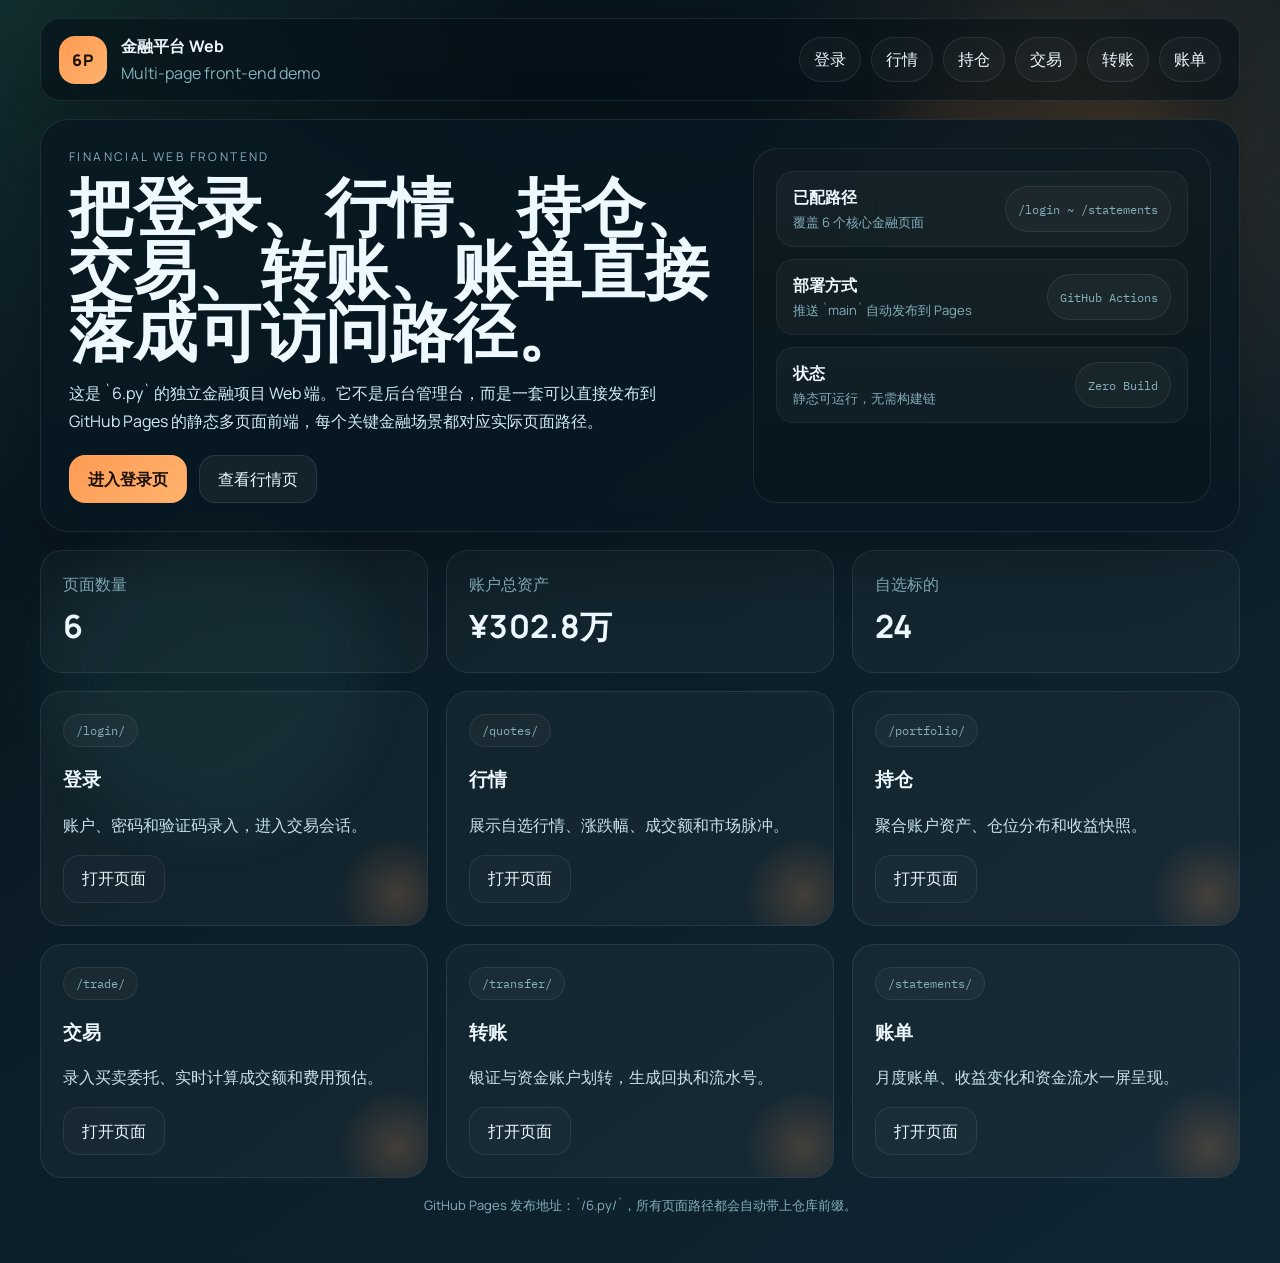
<file: index.html>
<!doctype html>
<html lang="zh-CN">
  <head>
    <meta charset="utf-8" />
    <meta name="viewport" content="width=device-width, initial-scale=1" />
    <title>6.py 金融平台 Web 端</title>
    <meta
      name="description"
      content="多页面金融平台前端示例，包含登录、行情、持仓、交易、转账、账单路径。"
    />
    <link rel="preconnect" href="https://fonts.googleapis.com" />
    <link rel="preconnect" href="https://fonts.gstatic.com" crossorigin />
    <link
      href="https://fonts.googleapis.com/css2?family=IBM+Plex+Mono:wght@400;500&family=Manrope:wght@400;600;700;800&display=swap"
      rel="stylesheet"
    />
    <link rel="stylesheet" href="./assets/styles.css" />
  </head>
  <body>
    <main class="page">
      <header class="topbar">
        <a class="brand" data-route="/" href="./">
          <span class="brand-mark">6P</span>
          <span class="brand-copy">
            <strong>金融平台 Web</strong>
            <span>Multi-page front-end demo</span>
          </span>
        </a>
        <nav class="nav">
          <a data-route="/login/" href="./login/">登录</a>
          <a data-route="/quotes/" href="./quotes/">行情</a>
          <a data-route="/portfolio/" href="./portfolio/">持仓</a>
          <a data-route="/trade/" href="./trade/">交易</a>
          <a data-route="/transfer/" href="./transfer/">转账</a>
          <a data-route="/statements/" href="./statements/">账单</a>
        </nav>
      </header>

      <section class="hero">
        <div class="hero-grid">
          <div>
            <p class="eyebrow">Financial Web Frontend</p>
            <h1 class="hero-title">把登录、行情、持仓、交易、转账、账单直接落成可访问路径。</h1>
            <p class="hero-copy">
              这是 `6.py` 的独立金融项目 Web 端。它不是后台管理台，而是一套可以直接发布到 GitHub Pages
              的静态多页面前端，每个关键金融场景都对应实际页面路径。
            </p>
            <div class="hero-actions" style="margin-top: 20px">
              <a class="btn btn-primary" data-route="/login/" href="./login/">进入登录页</a>
              <a class="btn btn-secondary" data-route="/quotes/" href="./quotes/">查看行情页</a>
            </div>
          </div>

          <aside class="hero-panel">
            <div class="hero-list">
              <div class="hero-list-item">
                <div>
                  <strong>已配路径</strong>
                  <div class="meta-line">覆盖 6 个核心金融页面</div>
                </div>
                <span class="chip">/login ~ /statements</span>
              </div>
              <div class="hero-list-item">
                <div>
                  <strong>部署方式</strong>
                  <div class="meta-line">推送 `main` 自动发布到 Pages</div>
                </div>
                <span class="chip">GitHub Actions</span>
              </div>
              <div class="hero-list-item">
                <div>
                  <strong>状态</strong>
                  <div class="meta-line">静态可运行，无需构建链</div>
                </div>
                <span class="chip">Zero Build</span>
              </div>
            </div>
          </aside>
        </div>
      </section>

      <section class="metrics" style="margin-top: 18px">
        <article class="metric">
          <span>页面数量</span>
          <strong>6</strong>
        </article>
        <article class="metric">
          <span>账户总资产</span>
          <strong>¥302.8万</strong>
        </article>
        <article class="metric">
          <span>自选标的</span>
          <strong>24</strong>
        </article>
      </section>

      <section class="route-grid" style="margin-top: 18px">
        <article class="route-card">
          <span class="path-tag">/login/</span>
          <h3>登录</h3>
          <p>账户、密码和验证码录入，进入交易会话。</p>
          <div class="button-row">
            <a class="btn btn-ghost" data-route="/login/" href="./login/">打开页面</a>
          </div>
        </article>
        <article class="route-card">
          <span class="path-tag">/quotes/</span>
          <h3>行情</h3>
          <p>展示自选行情、涨跌幅、成交额和市场脉冲。</p>
          <div class="button-row">
            <a class="btn btn-ghost" data-route="/quotes/" href="./quotes/">打开页面</a>
          </div>
        </article>
        <article class="route-card">
          <span class="path-tag">/portfolio/</span>
          <h3>持仓</h3>
          <p>聚合账户资产、仓位分布和收益快照。</p>
          <div class="button-row">
            <a class="btn btn-ghost" data-route="/portfolio/" href="./portfolio/">打开页面</a>
          </div>
        </article>
        <article class="route-card">
          <span class="path-tag">/trade/</span>
          <h3>交易</h3>
          <p>录入买卖委托、实时计算成交额和费用预估。</p>
          <div class="button-row">
            <a class="btn btn-ghost" data-route="/trade/" href="./trade/">打开页面</a>
          </div>
        </article>
        <article class="route-card">
          <span class="path-tag">/transfer/</span>
          <h3>转账</h3>
          <p>银证与资金账户划转，生成回执和流水号。</p>
          <div class="button-row">
            <a class="btn btn-ghost" data-route="/transfer/" href="./transfer/">打开页面</a>
          </div>
        </article>
        <article class="route-card">
          <span class="path-tag">/statements/</span>
          <h3>账单</h3>
          <p>月度账单、收益变化和资金流水一屏呈现。</p>
          <div class="button-row">
            <a class="btn btn-ghost" data-route="/statements/" href="./statements/">打开页面</a>
          </div>
        </article>
      </section>

      <p class="footer-note">GitHub Pages 发布地址：`/6.py/`，所有页面路径都会自动带上仓库前缀。</p>
    </main>
    <script src="./assets/app.js"></script>
  </body>
</html>
</file>
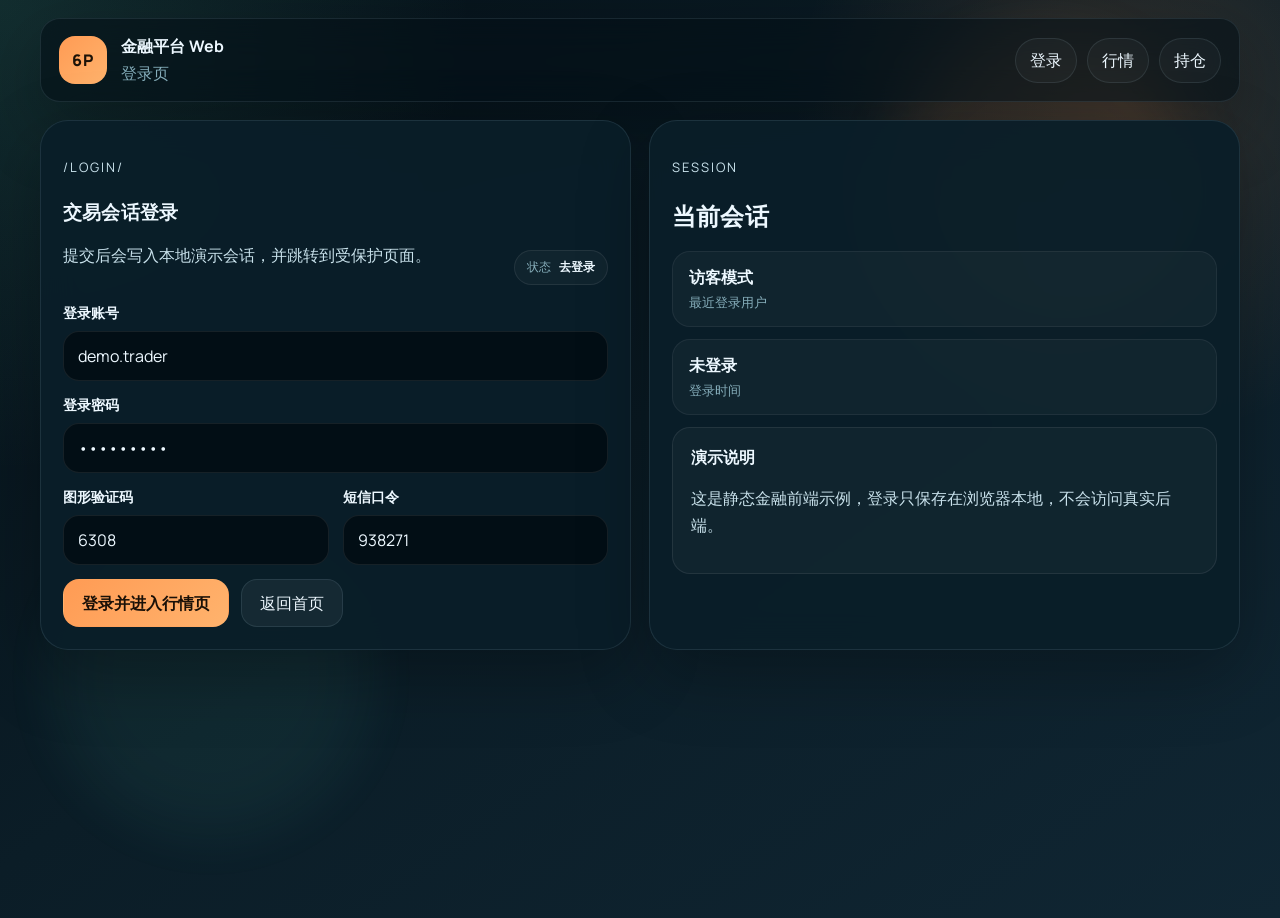
<file: login/index.html>
<!doctype html>
<html lang="zh-CN">
  <head>
    <meta charset="utf-8" />
    <meta name="viewport" content="width=device-width, initial-scale=1" />
    <title>登录 | 6.py 金融平台</title>
    <link rel="preconnect" href="https://fonts.googleapis.com" />
    <link rel="preconnect" href="https://fonts.gstatic.com" crossorigin />
    <link
      href="https://fonts.googleapis.com/css2?family=IBM+Plex+Mono:wght@400;500&family=Manrope:wght@400;600;700;800&display=swap"
      rel="stylesheet"
    />
    <link rel="stylesheet" href="../assets/styles.css" />
  </head>
  <body>
    <main class="page">
      <header class="topbar">
        <a class="brand" data-route="/" href="../">
          <span class="brand-mark">6P</span>
          <span class="brand-copy">
            <strong>金融平台 Web</strong>
            <span>登录页</span>
          </span>
        </a>
        <nav class="nav">
          <a data-route="/login/" href="./">登录</a>
          <a data-route="/quotes/" href="../quotes/">行情</a>
          <a data-route="/portfolio/" href="../portfolio/">持仓</a>
        </nav>
      </header>

      <section class="grid-2">
        <article class="card">
          <div class="section-head">
            <div class="section-title">
              <p class="kicker">/login/</p>
              <h1>交易会话登录</h1>
              <p>提交后会写入本地演示会话，并跳转到受保护页面。</p>
            </div>
            <span class="session-pill">状态 <strong data-login-entry>去登录</strong></span>
          </div>

          <form id="loginForm" class="stack">
            <label>
              <strong>登录账号</strong>
              <input name="username" value="demo.trader" required />
            </label>
            <label>
              <strong>登录密码</strong>
              <input name="password" type="password" value="Pass@2026" required />
            </label>
            <div class="field-grid">
              <label>
                <strong>图形验证码</strong>
                <input name="captcha" value="6308" required />
              </label>
              <label>
                <strong>短信口令</strong>
                <input name="otp" value="938271" required />
              </label>
            </div>
            <div class="button-row">
              <button class="btn btn-primary" type="submit">登录并进入行情页</button>
              <a class="btn btn-secondary" data-route="/" href="../">返回首页</a>
            </div>
          </form>
        </article>

        <aside class="card">
          <div class="section-head">
            <div class="section-title">
              <p class="kicker">Session</p>
              <h2>当前会话</h2>
            </div>
          </div>
          <div class="detail-list">
            <div class="detail-item">
              <div>
                <strong data-session-user>访客模式</strong>
                <div class="meta-line">最近登录用户</div>
              </div>
            </div>
            <div class="detail-item">
              <div>
                <strong data-session-time>未登录</strong>
                <div class="meta-line">登录时间</div>
              </div>
            </div>
            <div class="panel-note">
              <strong>演示说明</strong>
              <p>这是静态金融前端示例，登录只保存在浏览器本地，不会访问真实后端。</p>
            </div>
          </div>
        </aside>
      </section>
    </main>
    <script src="../assets/app.js"></script>
  </body>
</html>
</file>
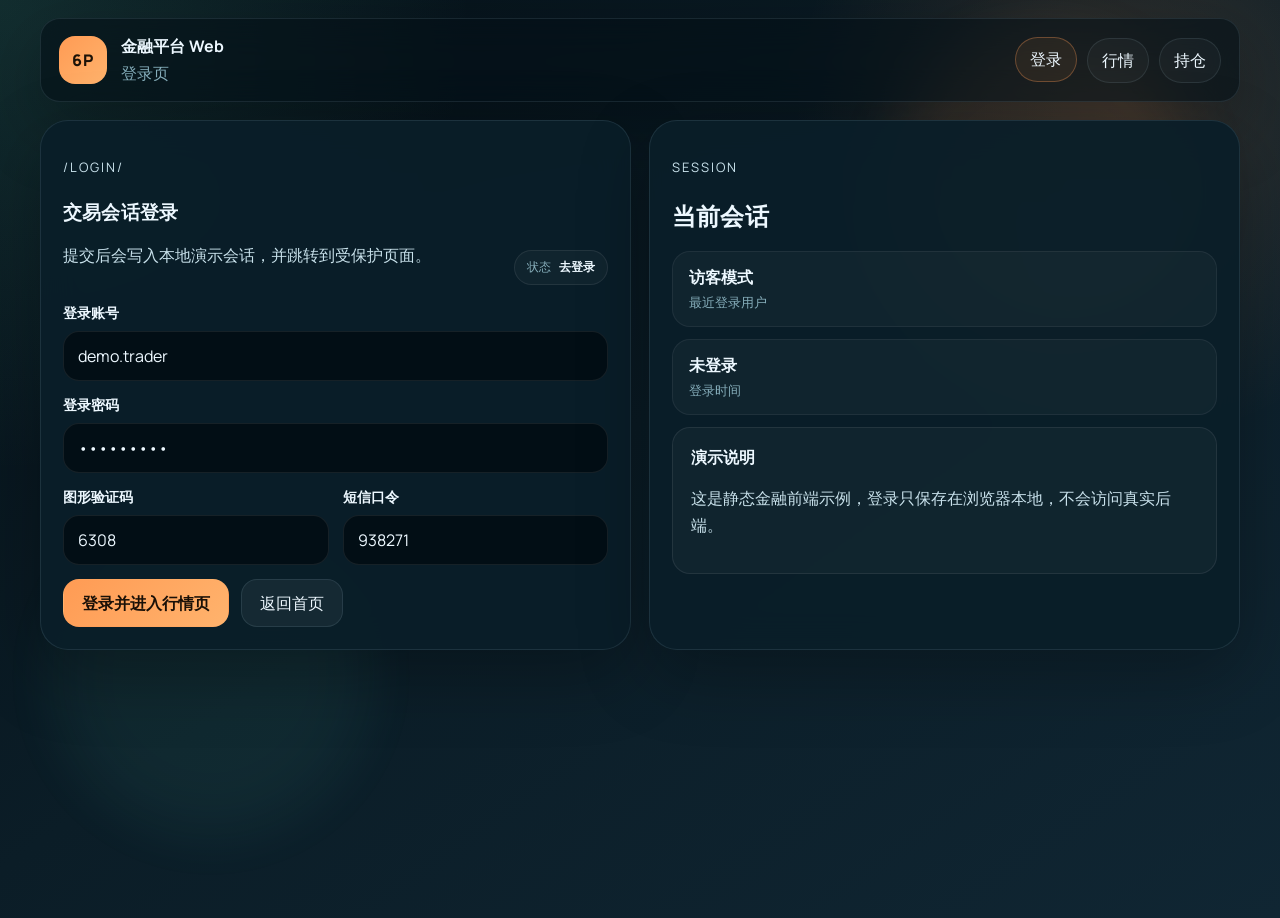
<file: portfolio/index.html>
<!doctype html>
<html lang="zh-CN">
  <head>
    <meta charset="utf-8" />
    <meta name="viewport" content="width=device-width, initial-scale=1" />
    <title>持仓 | 6.py 金融平台</title>
    <link rel="preconnect" href="https://fonts.googleapis.com" />
    <link rel="preconnect" href="https://fonts.gstatic.com" crossorigin />
    <link
      href="https://fonts.googleapis.com/css2?family=IBM+Plex+Mono:wght@400;500&family=Manrope:wght@400;600;700;800&display=swap"
      rel="stylesheet"
    />
    <link rel="stylesheet" href="../assets/styles.css" />
  </head>
  <body data-protected="true">
    <main class="page">
      <header class="topbar">
        <a class="brand" data-route="/" href="../">
          <span class="brand-mark">6P</span>
          <span class="brand-copy">
            <strong>金融平台 Web</strong>
            <span>持仓页</span>
          </span>
        </a>
        <nav class="nav">
          <a data-route="/quotes/" href="../quotes/">行情</a>
          <a data-route="/portfolio/" href="./">持仓</a>
          <a data-route="/trade/" href="../trade/">交易</a>
          <a data-route="/transfer/" href="../transfer/">转账</a>
        </nav>
      </header>

      <section class="banner">
        <div>
          <strong>账户总资产 <span id="portfolioTotal">-</span></strong>
          <div class="meta-line">用户名：<span data-session-user>访客模式</span></div>
        </div>
        <button class="btn btn-ghost" data-action="logout" hidden>退出登录</button>
      </section>

      <section class="grid-2">
        <article class="card">
          <div class="section-head">
            <div class="section-title">
              <p class="kicker">/portfolio/</p>
              <h1>资产持仓</h1>
              <p>股票、基金、现金管理统一归集展示。</p>
            </div>
          </div>
          <div class="holdings-grid" id="holdingsGrid"></div>
        </article>

        <aside class="card">
          <div class="section-head">
            <div class="section-title">
              <p class="kicker">Allocation</p>
              <h2>仓位分布</h2>
            </div>
          </div>
          <div class="stack" id="allocationList"></div>
        </aside>
      </section>
    </main>
    <script src="../assets/app.js"></script>
  </body>
</html>
</file>
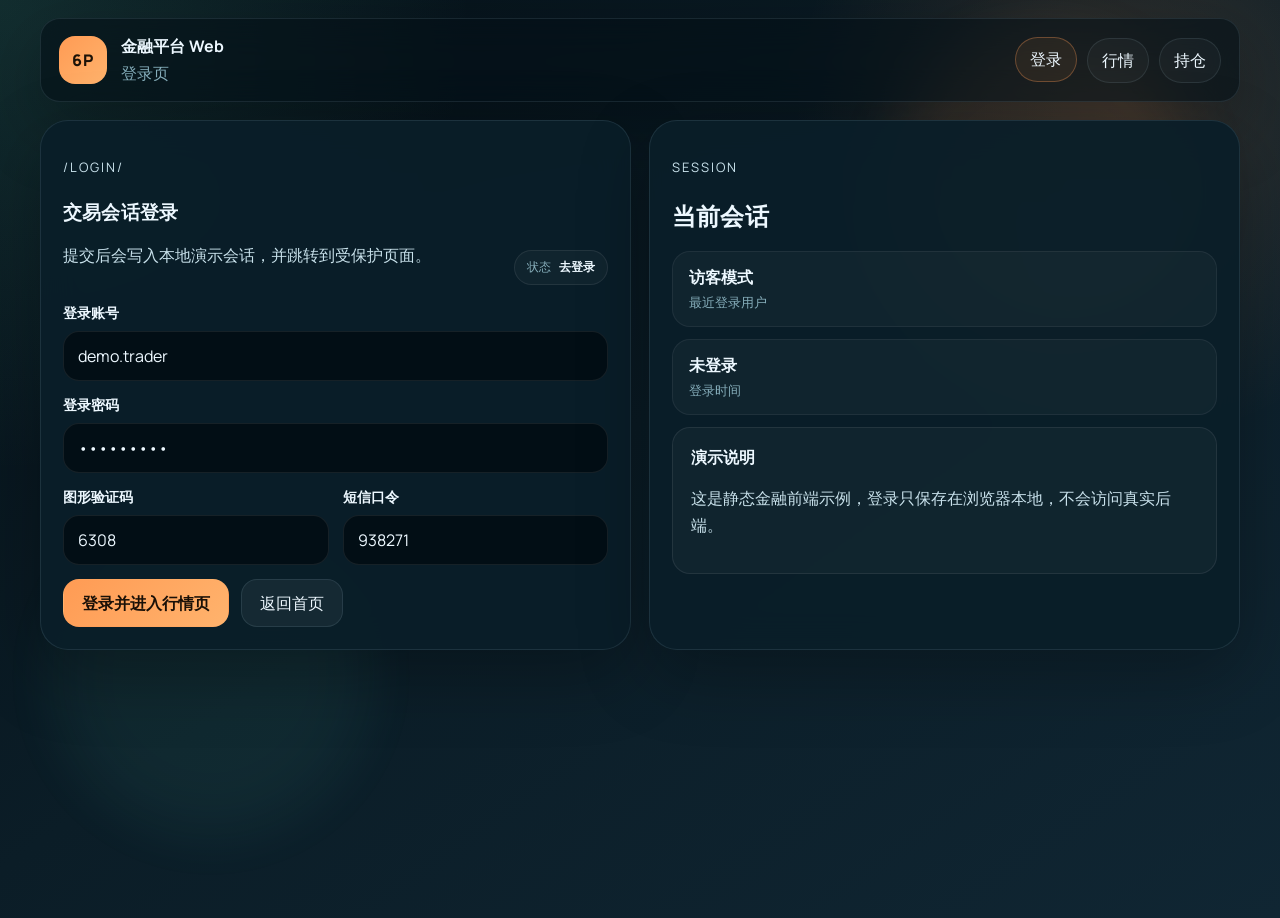
<file: quotes/index.html>
<!doctype html>
<html lang="zh-CN">
  <head>
    <meta charset="utf-8" />
    <meta name="viewport" content="width=device-width, initial-scale=1" />
    <title>行情 | 6.py 金融平台</title>
    <link rel="preconnect" href="https://fonts.googleapis.com" />
    <link rel="preconnect" href="https://fonts.gstatic.com" crossorigin />
    <link
      href="https://fonts.googleapis.com/css2?family=IBM+Plex+Mono:wght@400;500&family=Manrope:wght@400;600;700;800&display=swap"
      rel="stylesheet"
    />
    <link rel="stylesheet" href="../assets/styles.css" />
  </head>
  <body data-protected="true">
    <main class="page">
      <header class="topbar">
        <a class="brand" data-route="/" href="../">
          <span class="brand-mark">6P</span>
          <span class="brand-copy">
            <strong>金融平台 Web</strong>
            <span>行情页</span>
          </span>
        </a>
        <nav class="nav">
          <a data-route="/quotes/" href="./">行情</a>
          <a data-route="/portfolio/" href="../portfolio/">持仓</a>
          <a data-route="/trade/" href="../trade/">交易</a>
          <a data-route="/statements/" href="../statements/">账单</a>
        </nav>
      </header>

      <section class="banner">
        <div>
          <strong data-session-user>访客模式</strong>
          <div class="meta-line">行情访问时间 <span id="marketClock"></span></div>
        </div>
        <button class="btn btn-ghost" data-action="logout" hidden>退出登录</button>
      </section>

      <section class="stats-strip">
        <article class="metric">
          <span>上证指数</span>
          <strong>3,216.48</strong>
        </article>
        <article class="metric">
          <span>深证成指</span>
          <strong>10,842.19</strong>
        </article>
        <article class="metric">
          <span>创业板指</span>
          <strong>2,142.77</strong>
        </article>
        <article class="metric">
          <span>市场脉冲</span>
          <strong class="positive">偏强</strong>
        </article>
      </section>

      <section class="card" style="margin-top: 18px">
        <div class="section-head">
          <div class="section-title">
            <p class="kicker">/quotes/</p>
            <h1>自选行情</h1>
            <p>演示多标的报价、涨跌幅、成交额和成交量。</p>
          </div>
        </div>
        <div class="table-wrap">
          <table>
            <thead>
              <tr>
                <th>代码</th>
                <th>最新价</th>
                <th>涨跌幅</th>
                <th>成交额</th>
                <th>成交量</th>
              </tr>
            </thead>
            <tbody id="quotesBody"></tbody>
          </table>
        </div>
      </section>
    </main>
    <script src="../assets/app.js"></script>
  </body>
</html>
</file>
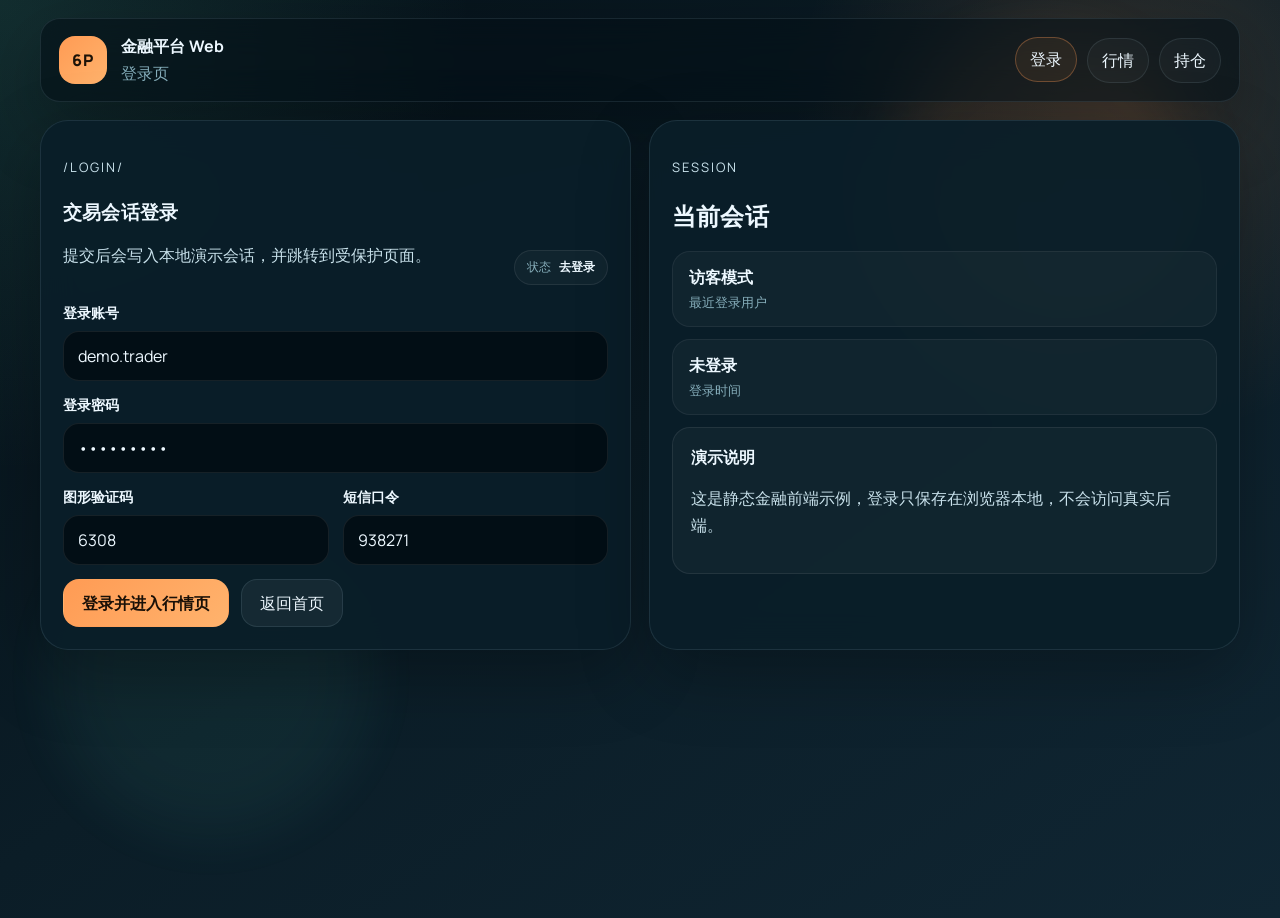
<file: statements/index.html>
<!doctype html>
<html lang="zh-CN">
  <head>
    <meta charset="utf-8" />
    <meta name="viewport" content="width=device-width, initial-scale=1" />
    <title>账单 | 6.py 金融平台</title>
    <link rel="preconnect" href="https://fonts.googleapis.com" />
    <link rel="preconnect" href="https://fonts.gstatic.com" crossorigin />
    <link
      href="https://fonts.googleapis.com/css2?family=IBM+Plex+Mono:wght@400;500&family=Manrope:wght@400;600;700;800&display=swap"
      rel="stylesheet"
    />
    <link rel="stylesheet" href="../assets/styles.css" />
  </head>
  <body data-protected="true">
    <main class="page">
      <header class="topbar">
        <a class="brand" data-route="/" href="../">
          <span class="brand-mark">6P</span>
          <span class="brand-copy">
            <strong>金融平台 Web</strong>
            <span>账单页</span>
          </span>
        </a>
        <nav class="nav">
          <a data-route="/quotes/" href="../quotes/">行情</a>
          <a data-route="/portfolio/" href="../portfolio/">持仓</a>
          <a data-route="/transfer/" href="../transfer/">转账</a>
          <a data-route="/statements/" href="./">账单</a>
        </nav>
      </header>

      <section class="banner">
        <div>
          <strong>账单中心</strong>
          <div class="meta-line">最近登录：<span data-session-time>未登录</span></div>
        </div>
        <button class="btn btn-ghost" data-action="logout" hidden>退出登录</button>
      </section>

      <section class="grid-2">
        <article class="card">
          <div class="section-head">
            <div class="section-title">
              <p class="kicker">/statements/</p>
              <h1>月度账单</h1>
              <p>展示月度资产快照、收益变化和状态。</p>
            </div>
          </div>
          <div class="statement-list" id="statementList"></div>
        </article>

        <aside class="card">
          <div class="section-head">
            <div class="section-title">
              <p class="kicker">Cash Flow</p>
              <h2>当日流水</h2>
            </div>
          </div>
          <div class="timeline" id="flowList"></div>
        </aside>
      </section>
    </main>
    <script src="../assets/app.js"></script>
  </body>
</html>
</file>
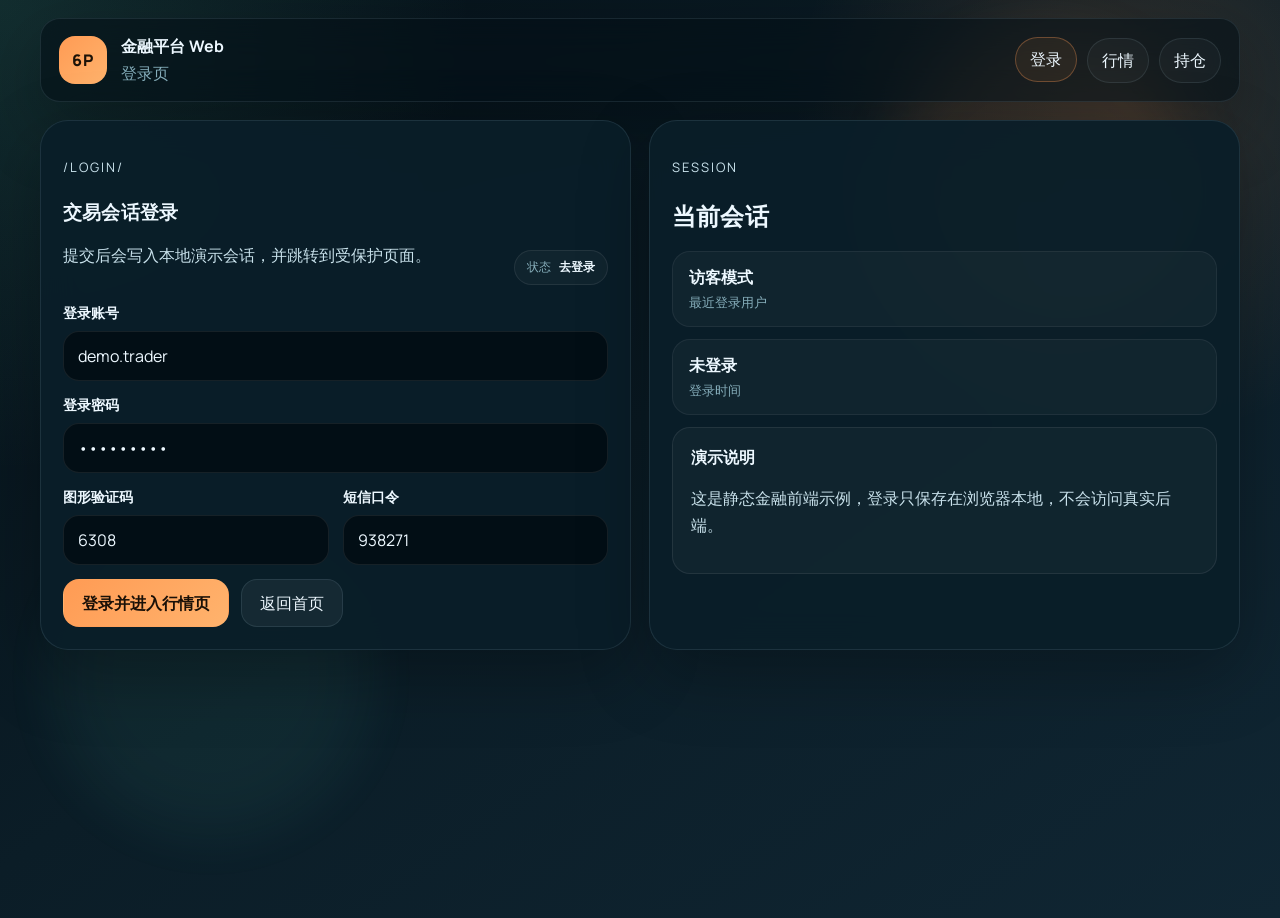
<file: trade/index.html>
<!doctype html>
<html lang="zh-CN">
  <head>
    <meta charset="utf-8" />
    <meta name="viewport" content="width=device-width, initial-scale=1" />
    <title>交易 | 6.py 金融平台</title>
    <link rel="preconnect" href="https://fonts.googleapis.com" />
    <link rel="preconnect" href="https://fonts.gstatic.com" crossorigin />
    <link
      href="https://fonts.googleapis.com/css2?family=IBM+Plex+Mono:wght@400;500&family=Manrope:wght@400;600;700;800&display=swap"
      rel="stylesheet"
    />
    <link rel="stylesheet" href="../assets/styles.css" />
  </head>
  <body data-protected="true">
    <main class="page">
      <header class="topbar">
        <a class="brand" data-route="/" href="../">
          <span class="brand-mark">6P</span>
          <span class="brand-copy">
            <strong>金融平台 Web</strong>
            <span>交易页</span>
          </span>
        </a>
        <nav class="nav">
          <a data-route="/quotes/" href="../quotes/">行情</a>
          <a data-route="/portfolio/" href="../portfolio/">持仓</a>
          <a data-route="/trade/" href="./">交易</a>
          <a data-route="/statements/" href="../statements/">账单</a>
        </nav>
      </header>

      <section class="banner">
        <div>
          <strong>当前交易员 <span data-session-user>访客模式</span></strong>
          <div class="meta-line">委托路径：`/trade/`</div>
        </div>
        <button class="btn btn-ghost" data-action="logout" hidden>退出登录</button>
      </section>

      <section class="grid-2">
        <article class="card">
          <div class="section-head">
            <div class="section-title">
              <p class="kicker">/trade/</p>
              <h1>委托录入</h1>
              <p>模拟买卖委托，计算成交额与费用预估。</p>
            </div>
          </div>

          <form id="tradeForm" class="stack">
            <div class="field-grid">
              <label>
                <strong>交易方向</strong>
                <select name="side">
                  <option value="BUY">买入</option>
                  <option value="SELL">卖出</option>
                </select>
              </label>
              <label>
                <strong>证券代码</strong>
                <input name="symbol" value="600519" required />
              </label>
            </div>
            <div class="field-grid">
              <label>
                <strong>委托数量</strong>
                <input name="quantity" type="number" min="100" step="100" value="100" required />
              </label>
              <label>
                <strong>委托价格</strong>
                <input name="price" type="number" min="0.01" step="0.01" value="1688.20" required />
              </label>
            </div>
            <button class="btn btn-primary" type="submit">提交演示委托</button>
          </form>
        </article>

        <aside class="card">
          <div class="section-head">
            <div class="section-title">
              <p class="kicker">Preview</p>
              <h2>订单预览</h2>
            </div>
          </div>
          <div class="preview-box" id="tradePreview"></div>
          <div class="section-head" style="margin-top: 18px">
            <div class="section-title">
              <p class="kicker">History</p>
              <h2>最近委托</h2>
            </div>
          </div>
          <div class="timeline" id="orderHistory"></div>
        </aside>
      </section>
    </main>
    <script src="../assets/app.js"></script>
  </body>
</html>
</file>
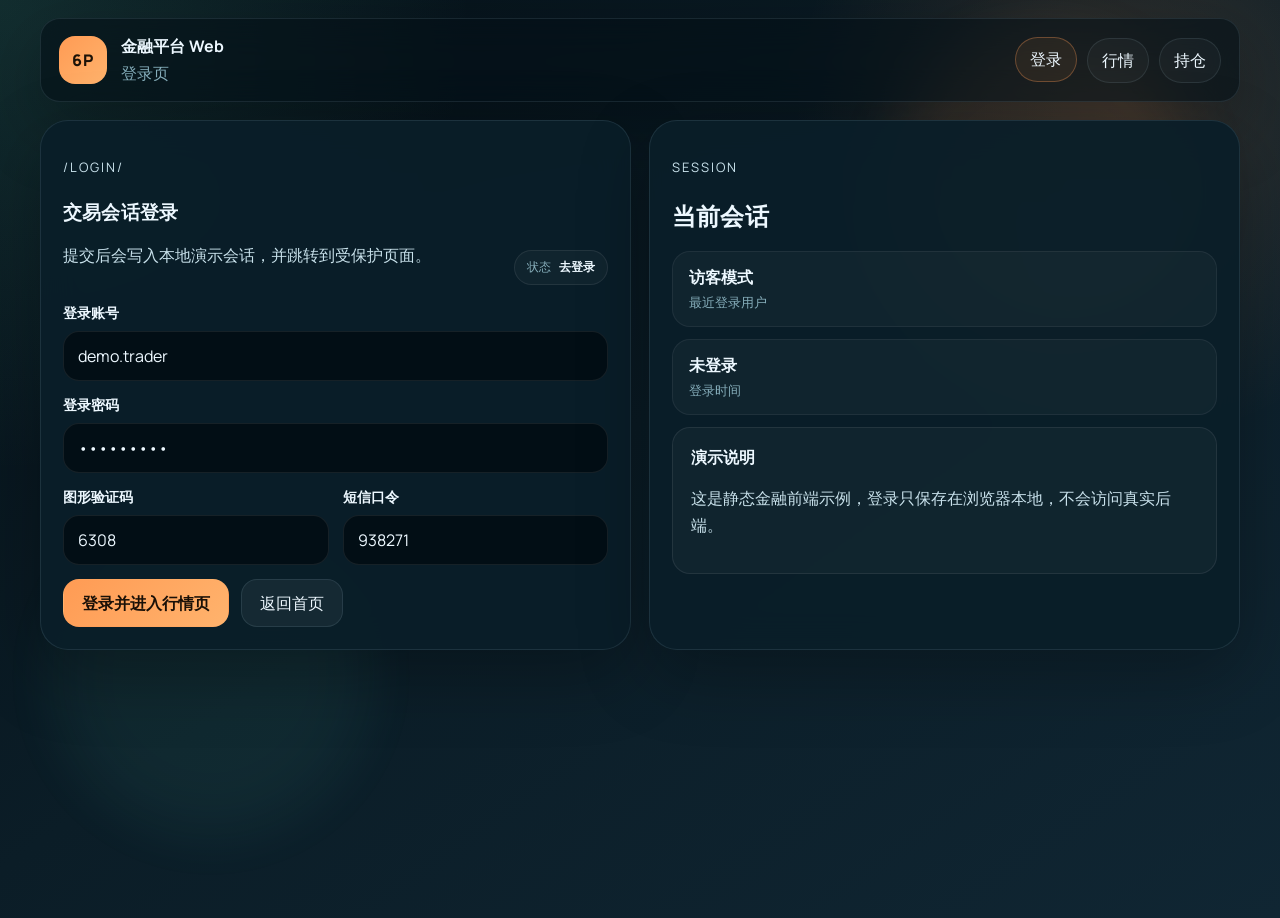
<file: transfer/index.html>
<!doctype html>
<html lang="zh-CN">
  <head>
    <meta charset="utf-8" />
    <meta name="viewport" content="width=device-width, initial-scale=1" />
    <title>转账 | 6.py 金融平台</title>
    <link rel="preconnect" href="https://fonts.googleapis.com" />
    <link rel="preconnect" href="https://fonts.gstatic.com" crossorigin />
    <link
      href="https://fonts.googleapis.com/css2?family=IBM+Plex+Mono:wght@400;500&family=Manrope:wght@400;600;700;800&display=swap"
      rel="stylesheet"
    />
    <link rel="stylesheet" href="../assets/styles.css" />
  </head>
  <body data-protected="true">
    <main class="page">
      <header class="topbar">
        <a class="brand" data-route="/" href="../">
          <span class="brand-mark">6P</span>
          <span class="brand-copy">
            <strong>金融平台 Web</strong>
            <span>转账页</span>
          </span>
        </a>
        <nav class="nav">
          <a data-route="/portfolio/" href="../portfolio/">持仓</a>
          <a data-route="/trade/" href="../trade/">交易</a>
          <a data-route="/transfer/" href="./">转账</a>
          <a data-route="/statements/" href="../statements/">账单</a>
        </nav>
      </header>

      <section class="banner">
        <div>
          <strong>资金划转通道已开启</strong>
          <div class="meta-line">当前用户：<span data-session-user>访客模式</span></div>
        </div>
        <button class="btn btn-ghost" data-action="logout" hidden>退出登录</button>
      </section>

      <section class="grid-2">
        <article class="card">
          <div class="section-head">
            <div class="section-title">
              <p class="kicker">/transfer/</p>
              <h1>账户划转</h1>
              <p>在银行卡、资金账户和证券账户之间创建调拨。</p>
            </div>
          </div>

          <div class="dual-grid" style="margin-bottom: 18px">
            <div class="account-card">
              <span class="chip">银行卡</span>
              <strong>¥1,480,000</strong>
              <div class="meta-line">招商银行尾号 8832</div>
            </div>
            <div class="account-card">
              <span class="chip">证券资金账户</span>
              <strong>¥486,200</strong>
              <div class="meta-line">沪A 001-884-90</div>
            </div>
          </div>

          <form id="transferForm" class="stack">
            <div class="field-grid">
              <label>
                <strong>转出账户</strong>
                <select name="from">
                  <option>银行卡</option>
                  <option>证券资金账户</option>
                </select>
              </label>
              <label>
                <strong>转入账户</strong>
                <select name="to">
                  <option>证券资金账户</option>
                  <option>银行卡</option>
                </select>
              </label>
            </div>
            <label>
              <strong>金额</strong>
              <input name="amount" type="number" min="1" step="1000" value="50000" required />
            </label>
            <label>
              <strong>备注</strong>
              <input name="remark" value="日内资金调拨" />
            </label>
            <button class="btn btn-primary" type="submit">生成划转回执</button>
          </form>
        </article>

        <aside class="card">
          <div class="section-head">
            <div class="section-title">
              <p class="kicker">Receipt</p>
              <h2>回执</h2>
            </div>
          </div>
          <div class="receipt-box" id="transferReceipt">
            <strong>等待提交</strong>
            <div class="meta-line">填写左侧表单后，这里会生成划转流水信息。</div>
          </div>
        </aside>
      </section>
    </main>
    <script src="../assets/app.js"></script>
  </body>
</html>
</file>
<file: assets/styles.css>
:root {
  --bg: #06131a;
  --panel: rgba(8, 24, 33, 0.82);
  --panel-strong: rgba(10, 30, 41, 0.94);
  --line: rgba(194, 234, 255, 0.1);
  --text: #edf8ff;
  --muted: #86aebb;
  --accent: #ff9b54;
  --accent-strong: #ffb36d;
  --mint: #67e3c4;
  --red: #ff6b7d;
  --green: #44d28a;
  --amber: #f8d36f;
  --shadow: 0 24px 70px rgba(0, 0, 0, 0.28);
  --radius-xl: 28px;
  --radius-lg: 22px;
  --radius-md: 16px;
  --font-sans: "Manrope", "Avenir Next", "Segoe UI Variable", sans-serif;
  --font-mono: "IBM Plex Mono", "SFMono-Regular", monospace;
}

* {
  box-sizing: border-box;
}

html {
  scroll-behavior: smooth;
}

body {
  margin: 0;
  min-height: 100vh;
  color: var(--text);
  font-family: var(--font-sans);
  background:
    radial-gradient(circle at top left, rgba(103, 227, 196, 0.14), transparent 30%),
    radial-gradient(circle at right 12% top 12%, rgba(255, 155, 84, 0.16), transparent 24%),
    linear-gradient(145deg, #051017 0%, #0b1d27 48%, #102633 100%);
}

body::before,
body::after {
  content: "";
  position: fixed;
  inset: auto;
  width: 320px;
  height: 320px;
  border-radius: 999px;
  filter: blur(28px);
  opacity: 0.22;
  pointer-events: none;
  z-index: 0;
}

body::before {
  top: 2rem;
  right: 6vw;
  background: rgba(255, 155, 84, 0.5);
}

body::after {
  bottom: 4rem;
  left: 4vw;
  background: rgba(103, 227, 196, 0.28);
}

a {
  color: inherit;
}

button,
input,
select,
textarea {
  font: inherit;
}

.page {
  position: relative;
  z-index: 1;
  width: min(1200px, calc(100vw - 28px));
  margin: 18px auto 48px;
}

.topbar {
  display: flex;
  align-items: center;
  justify-content: space-between;
  gap: 16px;
  margin-bottom: 18px;
  padding: 16px 18px;
  border: 1px solid var(--line);
  border-radius: 20px;
  background: rgba(4, 15, 22, 0.6);
  backdrop-filter: blur(18px);
  box-shadow: var(--shadow);
}

.brand {
  display: flex;
  align-items: center;
  gap: 14px;
  text-decoration: none;
}

.brand-mark {
  display: grid;
  place-items: center;
  width: 48px;
  height: 48px;
  border-radius: 16px;
  background: linear-gradient(135deg, var(--accent), var(--accent-strong));
  color: #1c1207;
  font-weight: 800;
  letter-spacing: 0.08em;
}

.brand-copy strong,
.section-title h1,
.section-title h2,
.card h3,
.metric strong {
  letter-spacing: 0.01em;
}

.brand-copy span,
.eyebrow,
.meta-line,
.session-pill,
.chip,
.path-tag {
  color: var(--muted);
}

.brand-copy {
  display: grid;
  gap: 4px;
}

.eyebrow {
  margin: 0;
  font-size: 12px;
  letter-spacing: 0.2em;
  text-transform: uppercase;
}

.nav {
  display: flex;
  flex-wrap: wrap;
  gap: 10px;
}

.nav a {
  padding: 10px 14px;
  border: 1px solid var(--line);
  border-radius: 999px;
  text-decoration: none;
  background: rgba(255, 255, 255, 0.03);
  transition: transform 140ms ease, border-color 140ms ease, background 140ms ease;
}

.nav a:hover,
.nav a[data-active="true"] {
  transform: translateY(-1px);
  border-color: rgba(255, 155, 84, 0.32);
  background: rgba(255, 155, 84, 0.08);
}

.hero,
.card,
.shell-block {
  border: 1px solid var(--line);
  background: var(--panel);
  border-radius: var(--radius-xl);
  box-shadow: var(--shadow);
  backdrop-filter: blur(18px);
}

.hero {
  display: grid;
  gap: 22px;
  padding: 28px;
  overflow: hidden;
}

.hero-grid {
  display: grid;
  grid-template-columns: minmax(0, 1.3fr) minmax(320px, 0.9fr);
  gap: 22px;
}

.hero-title {
  margin: 10px 0 0;
  font-size: clamp(2.4rem, 5vw, 4.5rem);
  line-height: 0.98;
}

.hero-copy {
  max-width: 62ch;
  color: #d4ebf4;
  line-height: 1.75;
  margin: 16px 0 0;
}

.hero-actions,
.button-row,
.action-list {
  display: flex;
  flex-wrap: wrap;
  gap: 12px;
}

.btn {
  display: inline-flex;
  align-items: center;
  justify-content: center;
  gap: 10px;
  min-height: 48px;
  padding: 0 18px;
  border: 1px solid transparent;
  border-radius: 16px;
  background: rgba(255, 255, 255, 0.05);
  color: var(--text);
  text-decoration: none;
  cursor: pointer;
  transition: transform 140ms ease, opacity 140ms ease, background 140ms ease;
}

.btn:hover {
  transform: translateY(-1px);
}

.btn-primary {
  background: linear-gradient(135deg, var(--accent), var(--accent-strong));
  color: #1a1007;
  font-weight: 800;
}

.btn-secondary {
  border-color: var(--line);
}

.btn-ghost {
  border-color: rgba(255, 255, 255, 0.08);
  background: rgba(255, 255, 255, 0.02);
}

.hero-panel {
  padding: 22px;
  border-radius: 24px;
  background:
    linear-gradient(180deg, rgba(255, 255, 255, 0.04), rgba(255, 255, 255, 0.01)),
    rgba(5, 18, 25, 0.84);
  border: 1px solid rgba(255, 255, 255, 0.08);
}

.hero-panel h3,
.card h3 {
  margin: 0;
  font-size: 1.05rem;
}

.hero-list,
.detail-list,
.statement-list,
.timeline {
  display: grid;
  gap: 12px;
}

.hero-list-item,
.detail-item,
.statement-item,
.timeline-item {
  display: flex;
  justify-content: space-between;
  gap: 16px;
  padding: 14px 16px;
  border-radius: 18px;
  border: 1px solid rgba(255, 255, 255, 0.06);
  background: rgba(255, 255, 255, 0.03);
}

.hero-list-item strong,
.detail-item strong,
.statement-item strong,
.timeline-item strong {
  display: block;
}

.meta-line {
  margin-top: 4px;
  font-size: 13px;
}

.shell-grid,
.grid-2,
.grid-3,
.route-grid,
.metrics,
.holdings-grid,
.stats-strip {
  display: grid;
  gap: 18px;
}

.grid-2,
.shell-grid {
  grid-template-columns: repeat(2, minmax(0, 1fr));
}

.grid-3,
.metrics,
.route-grid {
  grid-template-columns: repeat(3, minmax(0, 1fr));
}

.stats-strip {
  grid-template-columns: repeat(4, minmax(0, 1fr));
}

.metric,
.route-card,
.card {
  padding: 22px;
}

.metric,
.route-card {
  border: 1px solid var(--line);
  border-radius: 22px;
  background: rgba(255, 255, 255, 0.03);
}

.metric strong {
  display: block;
  margin-top: 8px;
  font-size: 2rem;
}

.metric span {
  display: block;
  color: var(--muted);
}

.route-card {
  position: relative;
  overflow: hidden;
}

.route-card::after {
  content: "";
  position: absolute;
  inset: auto -30px -30px auto;
  width: 120px;
  height: 120px;
  border-radius: 999px;
  background: radial-gradient(circle, rgba(255, 155, 84, 0.2), transparent 68%);
}

.route-card p,
.card p,
.section-title p,
.empty-state,
label span {
  color: #c9e2ec;
  line-height: 1.7;
}

.path-tag,
.chip,
.session-pill {
  display: inline-flex;
  align-items: center;
  gap: 8px;
  padding: 8px 12px;
  border-radius: 999px;
  border: 1px solid rgba(255, 255, 255, 0.08);
  background: rgba(255, 255, 255, 0.03);
  font-family: var(--font-mono);
  font-size: 12px;
}

.session-pill strong {
  color: var(--text);
}

.card {
  background: var(--panel-strong);
}

.section-head {
  display: flex;
  justify-content: space-between;
  gap: 18px;
  align-items: end;
  margin-bottom: 18px;
}

.section-title h1,
.section-title h2 {
  margin: 8px 0 0;
}

.kicker {
  display: inline-flex;
  align-items: center;
  gap: 10px;
  color: var(--mint);
  font-size: 13px;
  letter-spacing: 0.16em;
  text-transform: uppercase;
}

.stack {
  display: grid;
  gap: 14px;
}

.field-grid,
.dual-grid {
  display: grid;
  gap: 14px;
  grid-template-columns: repeat(2, minmax(0, 1fr));
}

.triple-grid {
  display: grid;
  gap: 14px;
  grid-template-columns: repeat(3, minmax(0, 1fr));
}

label {
  display: grid;
  gap: 8px;
}

label strong {
  font-size: 14px;
}

input,
select,
textarea {
  width: 100%;
  min-height: 50px;
  padding: 12px 14px;
  border: 1px solid rgba(255, 255, 255, 0.08);
  border-radius: 16px;
  color: var(--text);
  background: rgba(3, 14, 20, 0.92);
}

textarea {
  min-height: 130px;
  resize: vertical;
}

.panel-note,
.preview-box,
.receipt-box,
.banner {
  padding: 18px;
  border-radius: 18px;
  border: 1px solid rgba(255, 255, 255, 0.08);
  background: rgba(255, 255, 255, 0.03);
}

.banner {
  display: flex;
  align-items: center;
  justify-content: space-between;
  gap: 14px;
  margin-bottom: 18px;
}

.banner strong,
.preview-box strong,
.receipt-box strong {
  display: block;
}

.positive {
  color: var(--green);
}

.negative {
  color: var(--red);
}

.neutral {
  color: var(--amber);
}

.table-wrap {
  overflow: auto;
  border-radius: 20px;
  border: 1px solid rgba(255, 255, 255, 0.06);
}

table {
  width: 100%;
  border-collapse: collapse;
  min-width: 720px;
  background: rgba(0, 0, 0, 0.08);
}

th,
td {
  padding: 14px 16px;
  text-align: left;
  border-bottom: 1px solid rgba(255, 255, 255, 0.06);
}

th {
  font-size: 12px;
  letter-spacing: 0.16em;
  text-transform: uppercase;
  color: var(--muted);
}

.allocation-item {
  display: grid;
  gap: 10px;
}

.allocation-bar {
  height: 10px;
  border-radius: 999px;
  background: rgba(255, 255, 255, 0.06);
  overflow: hidden;
}

.allocation-bar span {
  display: block;
  height: 100%;
  border-radius: inherit;
  background: linear-gradient(135deg, var(--mint), #8ef0d8);
}

.account-card {
  padding: 20px;
  border-radius: 22px;
  border: 1px solid rgba(255, 255, 255, 0.08);
  background: linear-gradient(180deg, rgba(255, 255, 255, 0.04), rgba(255, 255, 255, 0.02));
}

.account-card strong {
  display: block;
  font-size: 1.2rem;
  margin-top: 8px;
}

.footer-note {
  margin-top: 18px;
  text-align: center;
  color: var(--muted);
  font-size: 13px;
}

@media (max-width: 980px) {
  .hero-grid,
  .grid-2,
  .grid-3,
  .shell-grid,
  .route-grid,
  .metrics,
  .stats-strip,
  .field-grid,
  .dual-grid,
  .triple-grid {
    grid-template-columns: 1fr;
  }

  .topbar,
  .section-head,
  .banner {
    align-items: stretch;
    flex-direction: column;
  }
}

@media (max-width: 720px) {
  .page {
    width: min(100vw - 18px, 1200px);
  }

  .hero,
  .card,
  .metric,
  .route-card {
    padding: 18px;
  }

  .hero-title {
    font-size: 2.2rem;
  }
}
</file>
